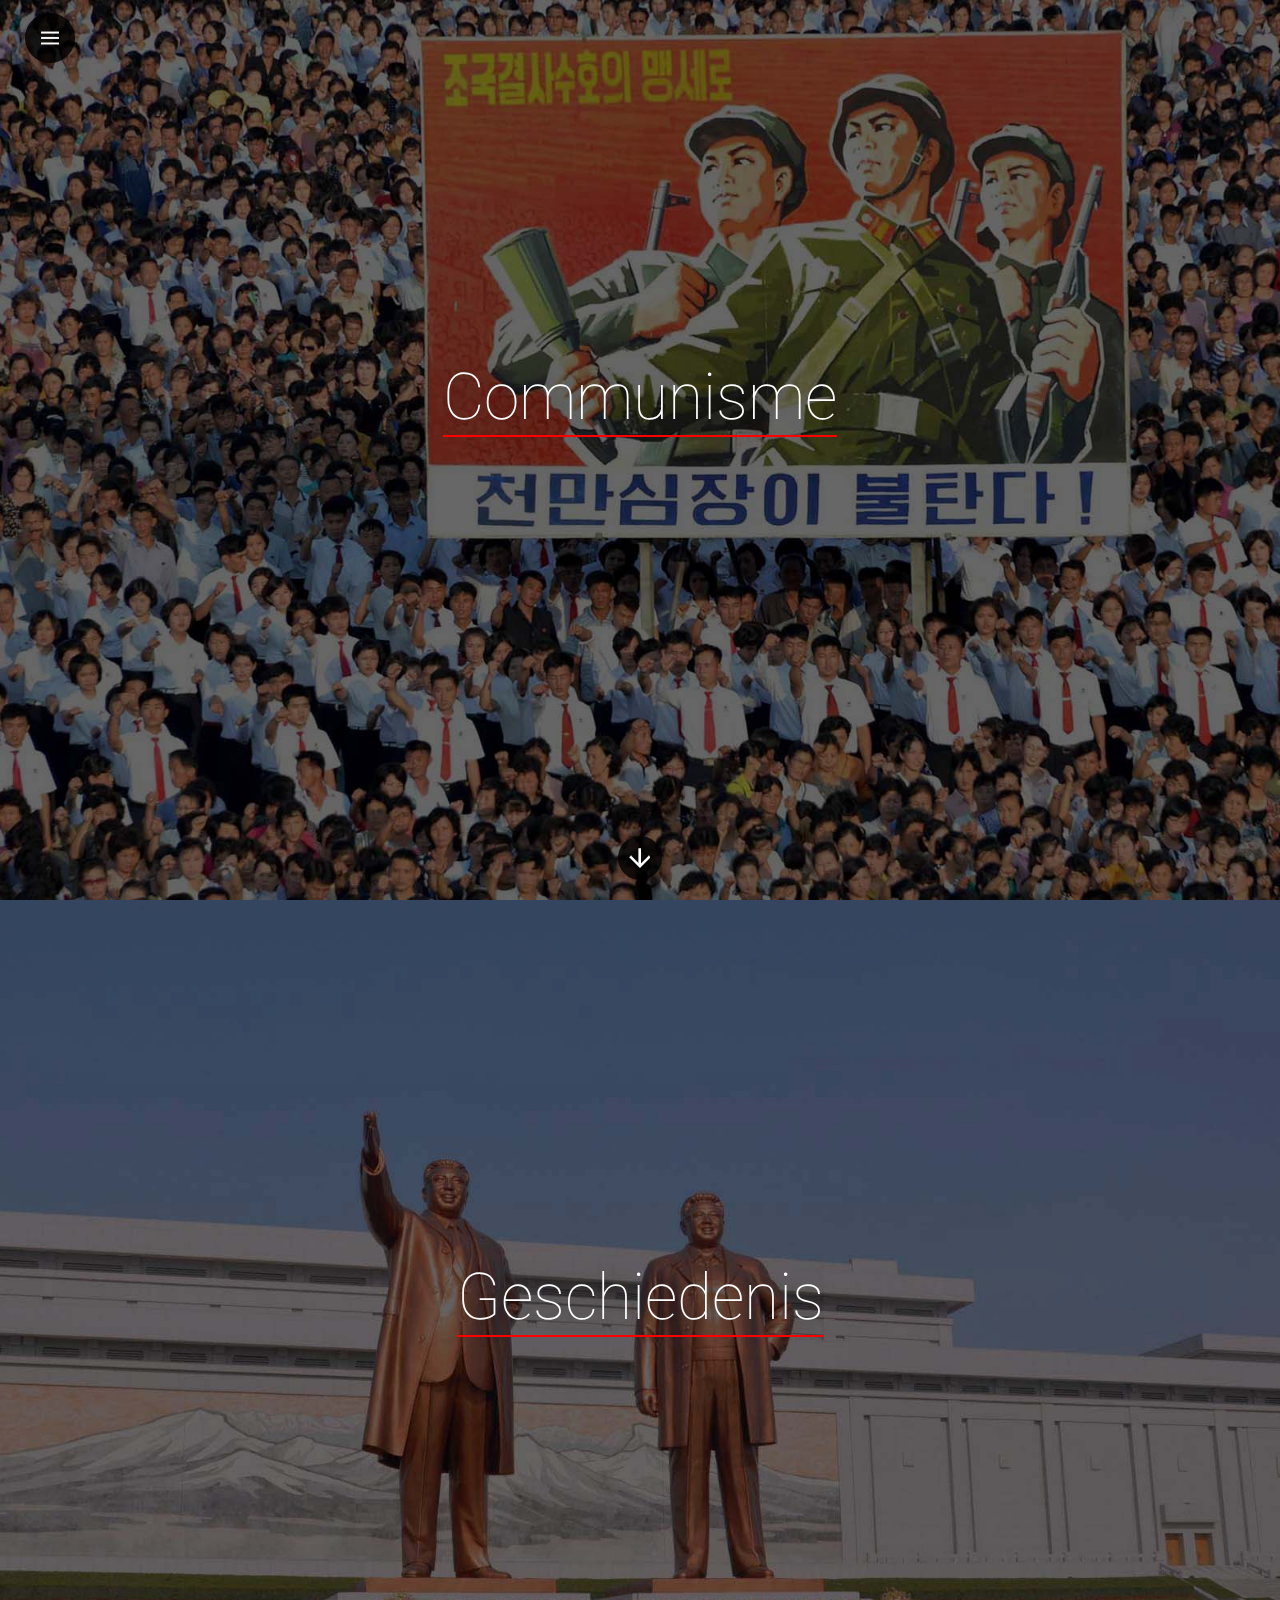
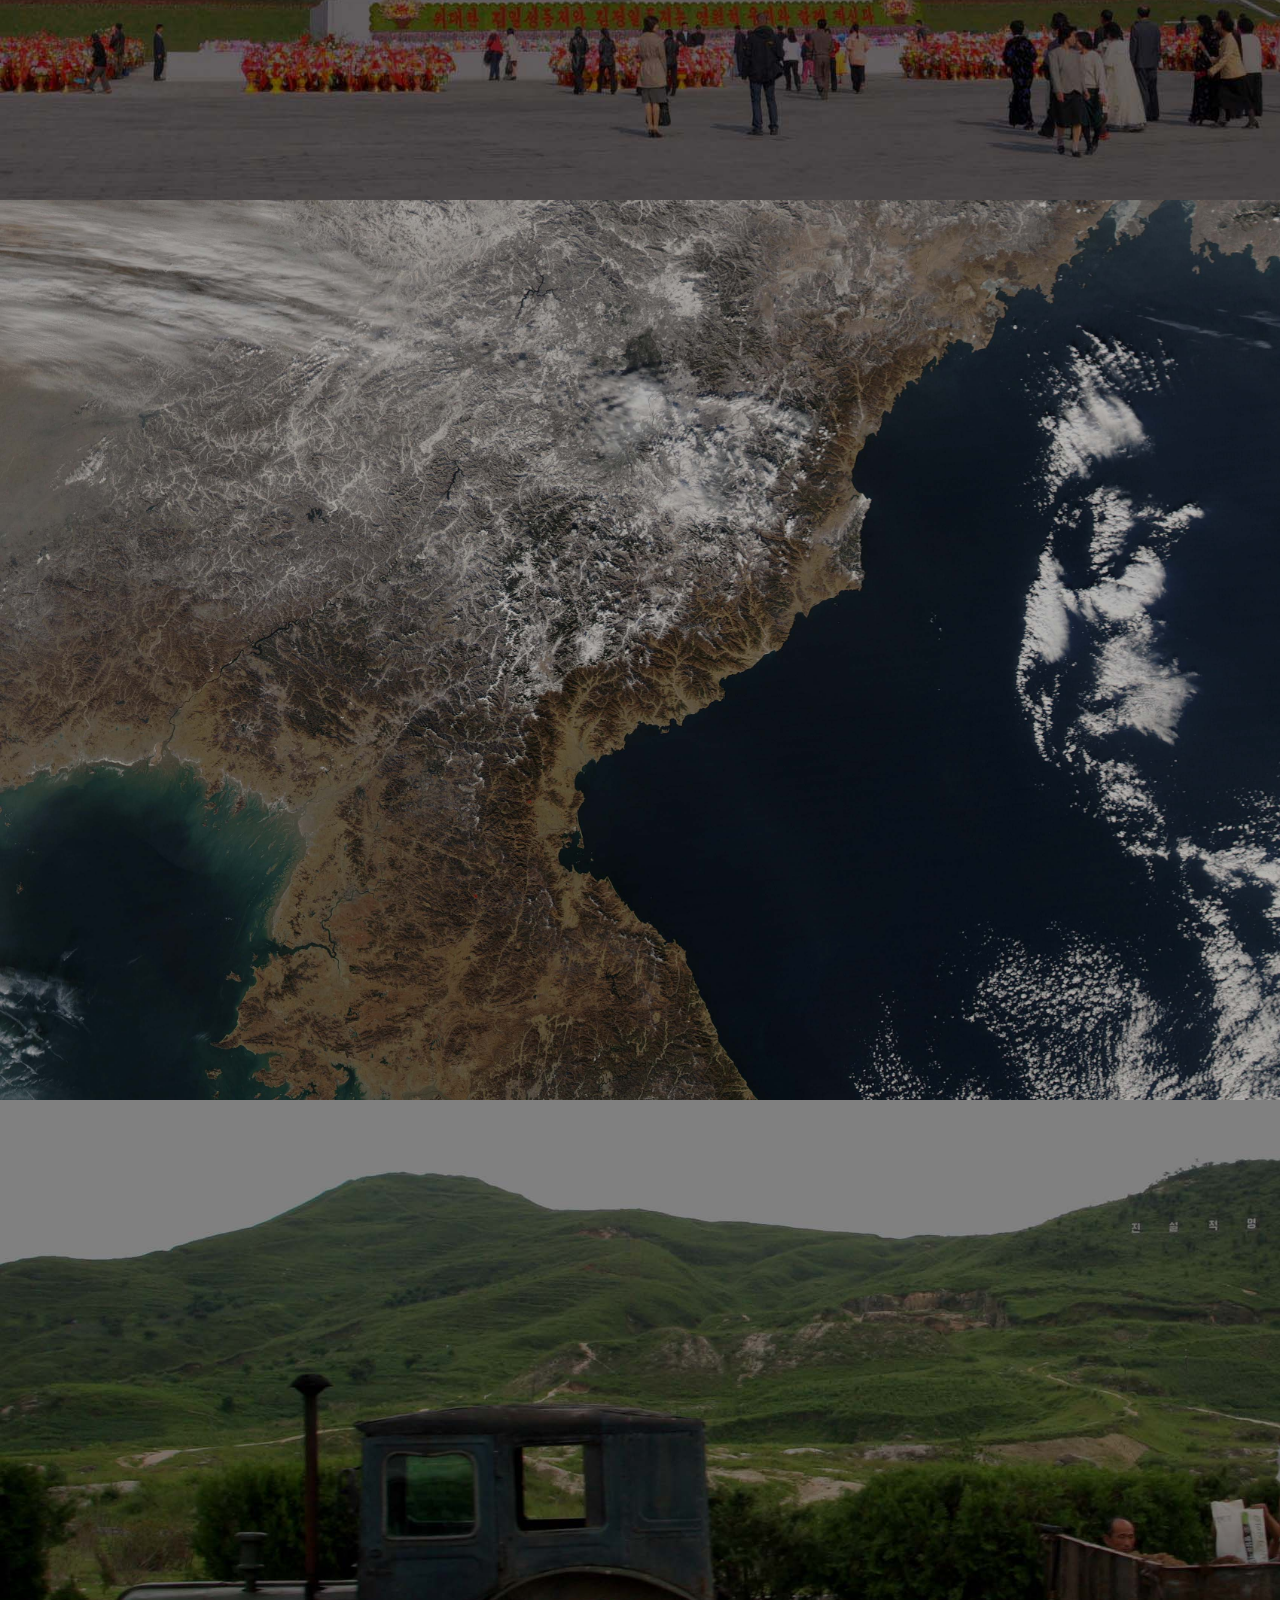
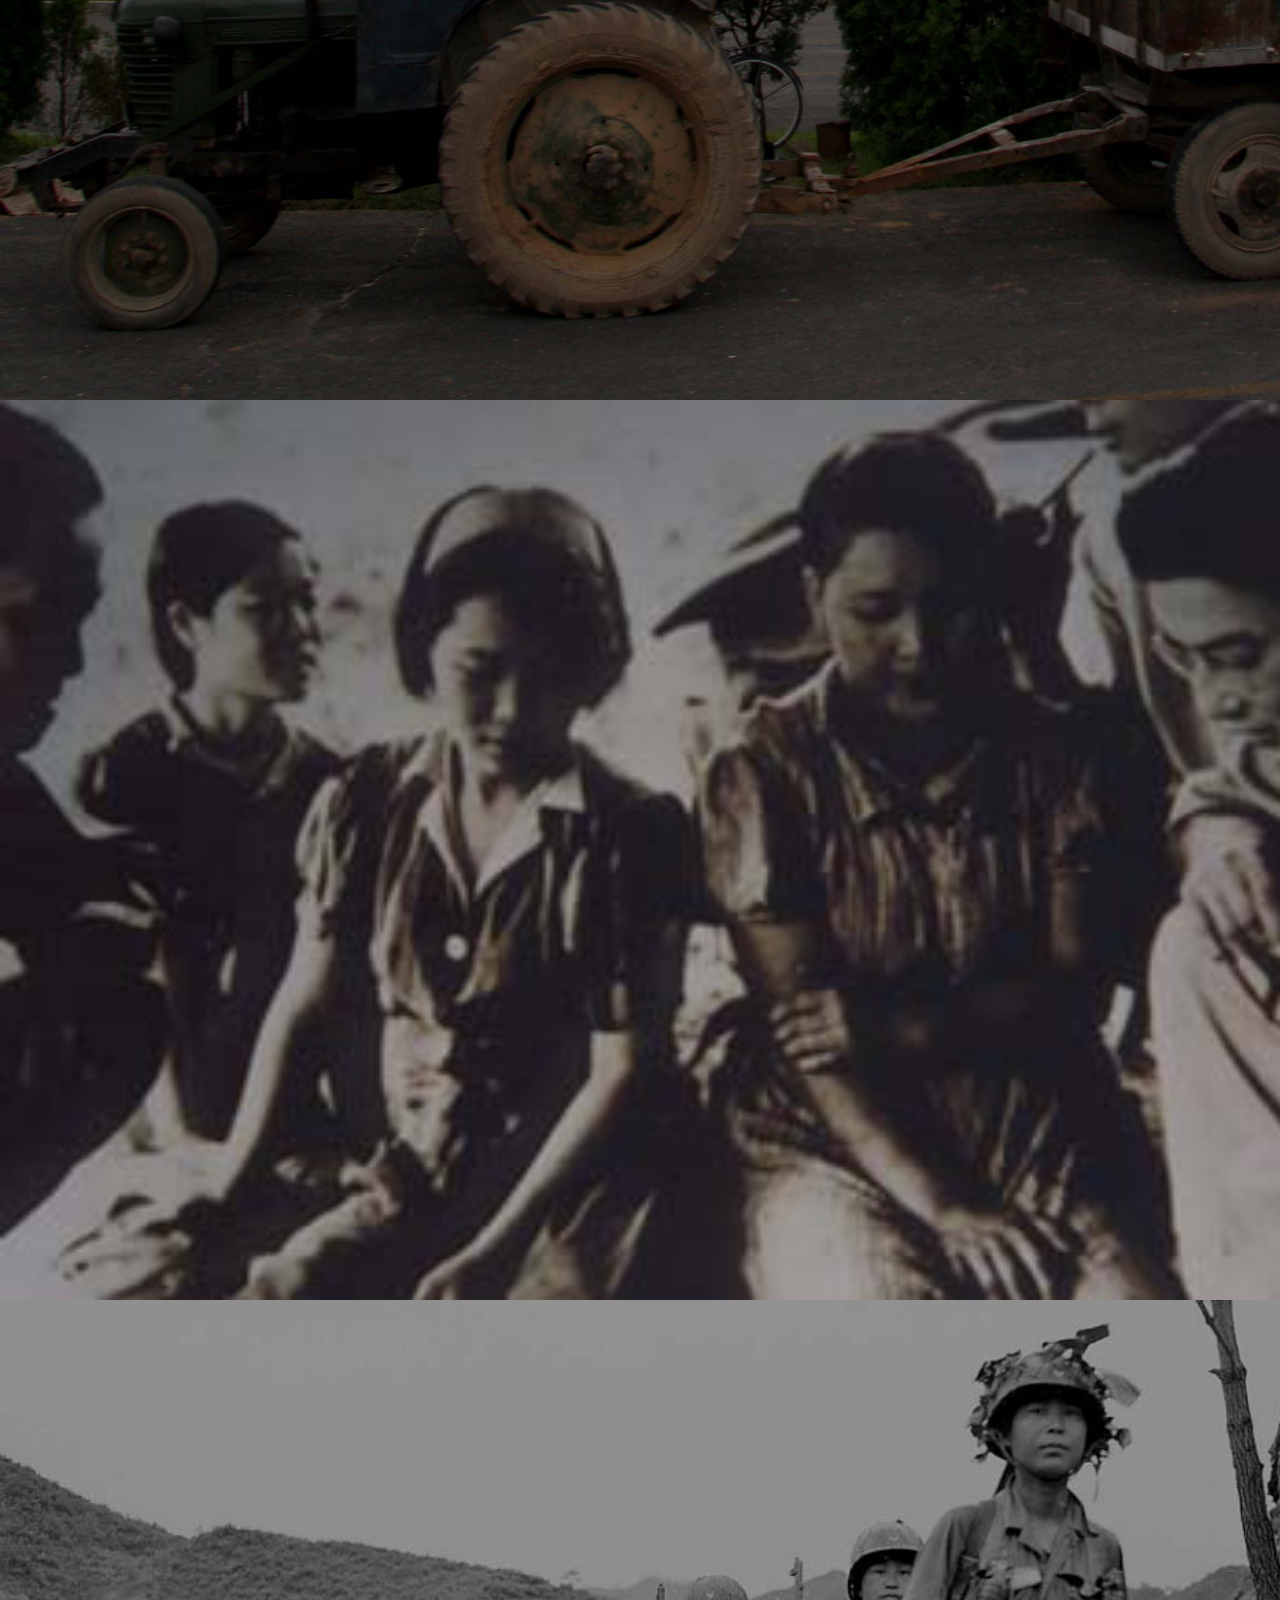
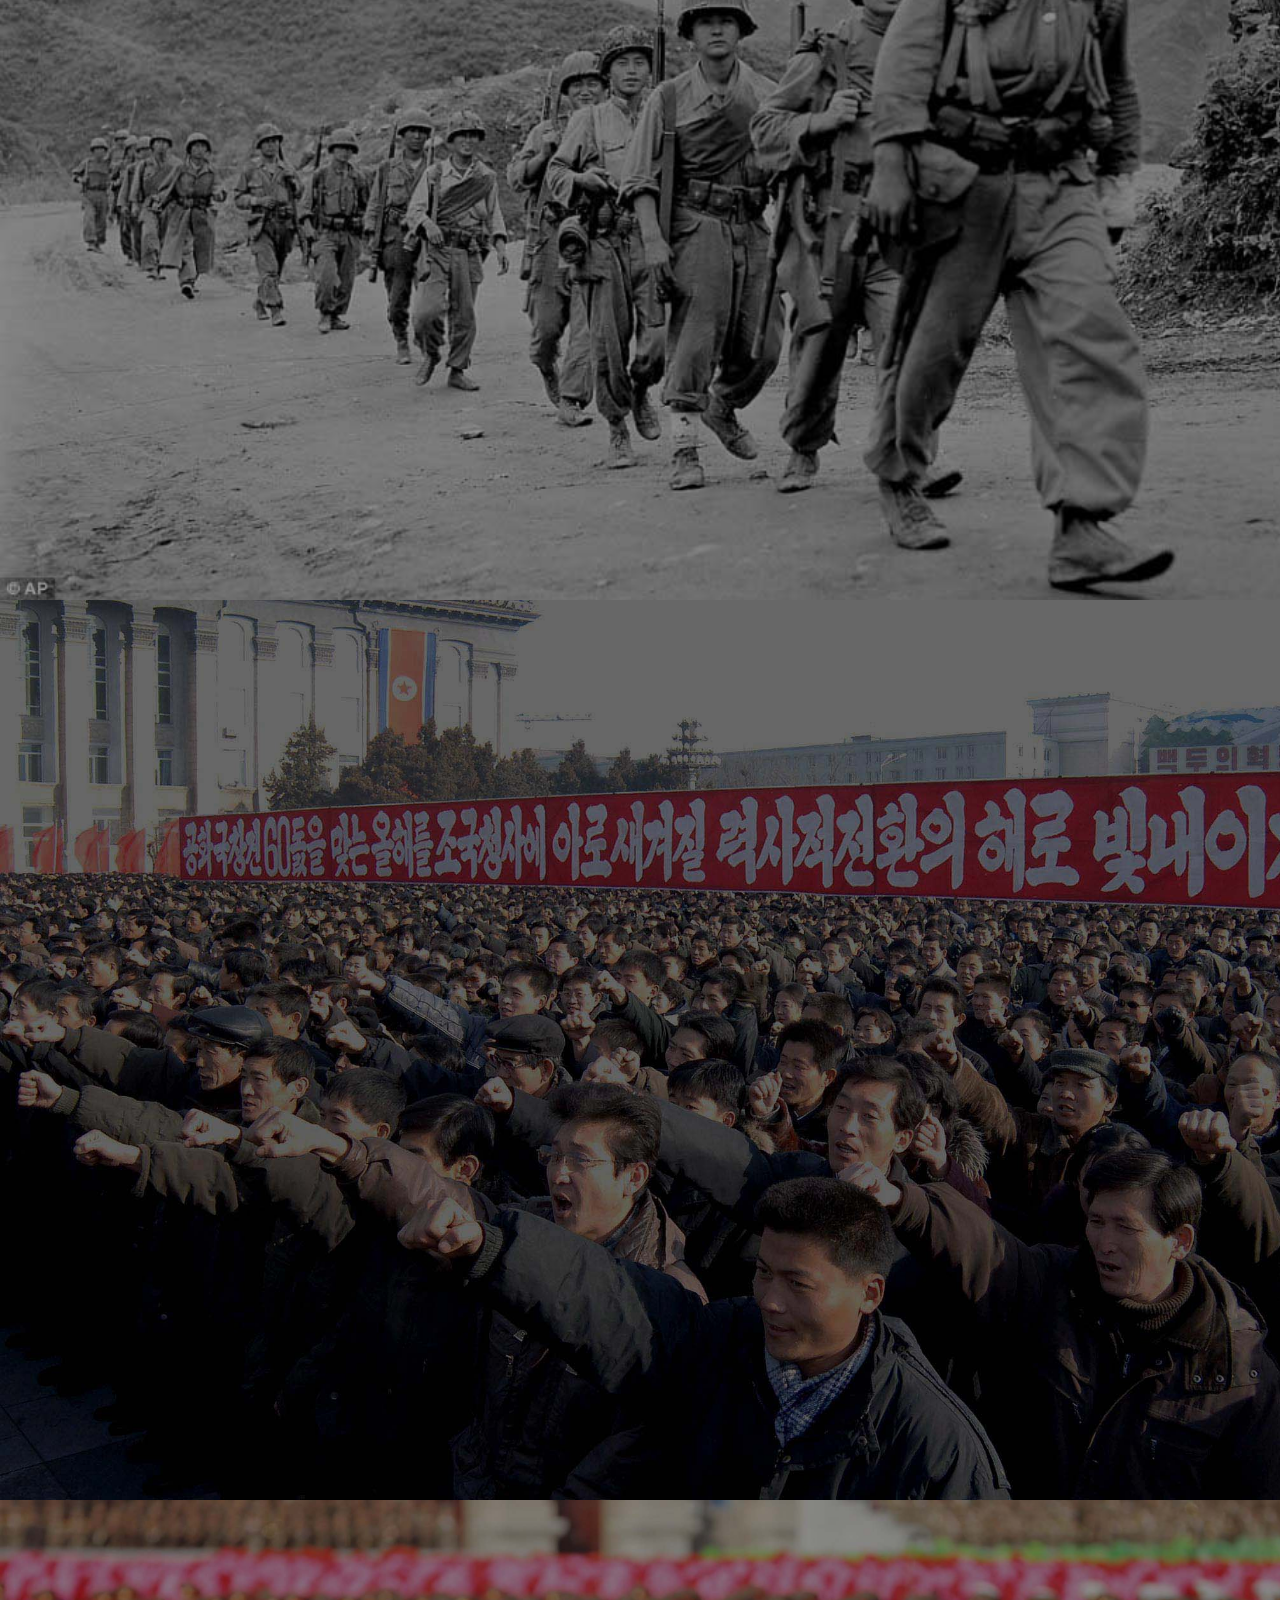
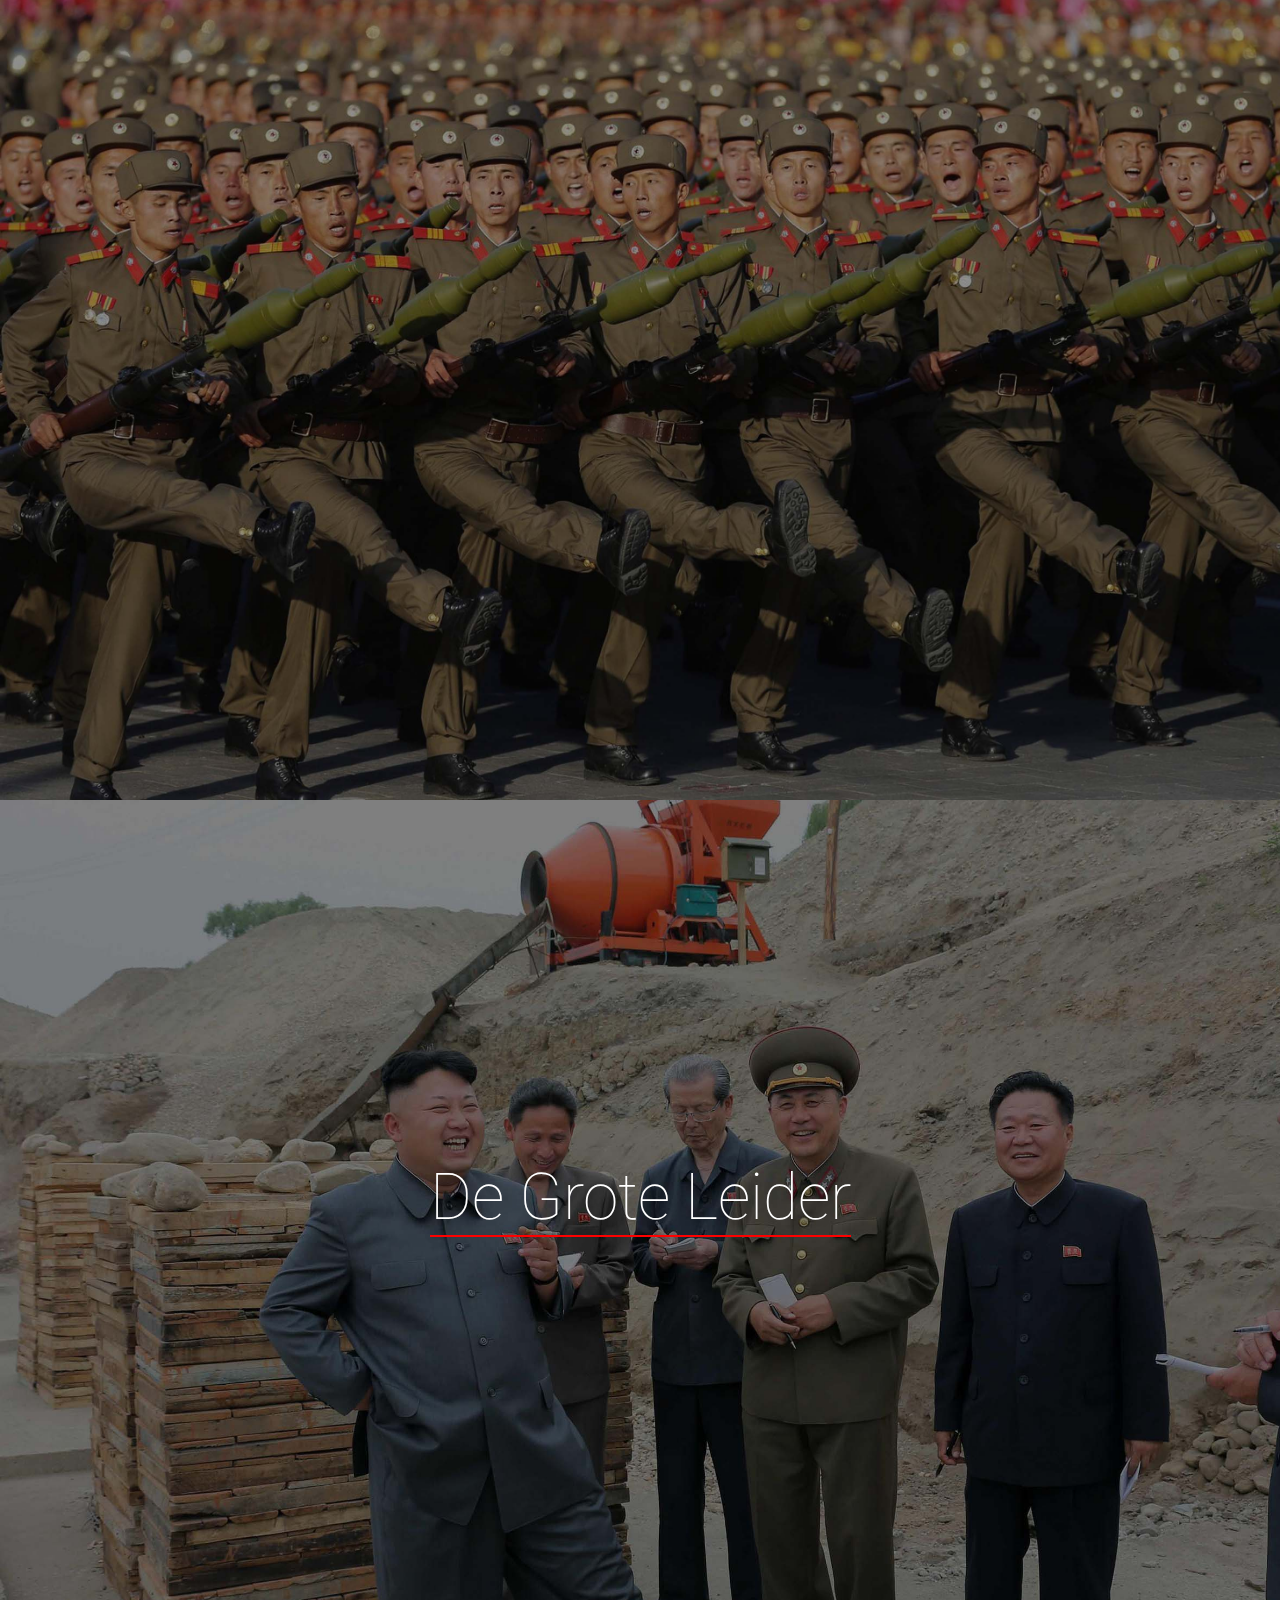
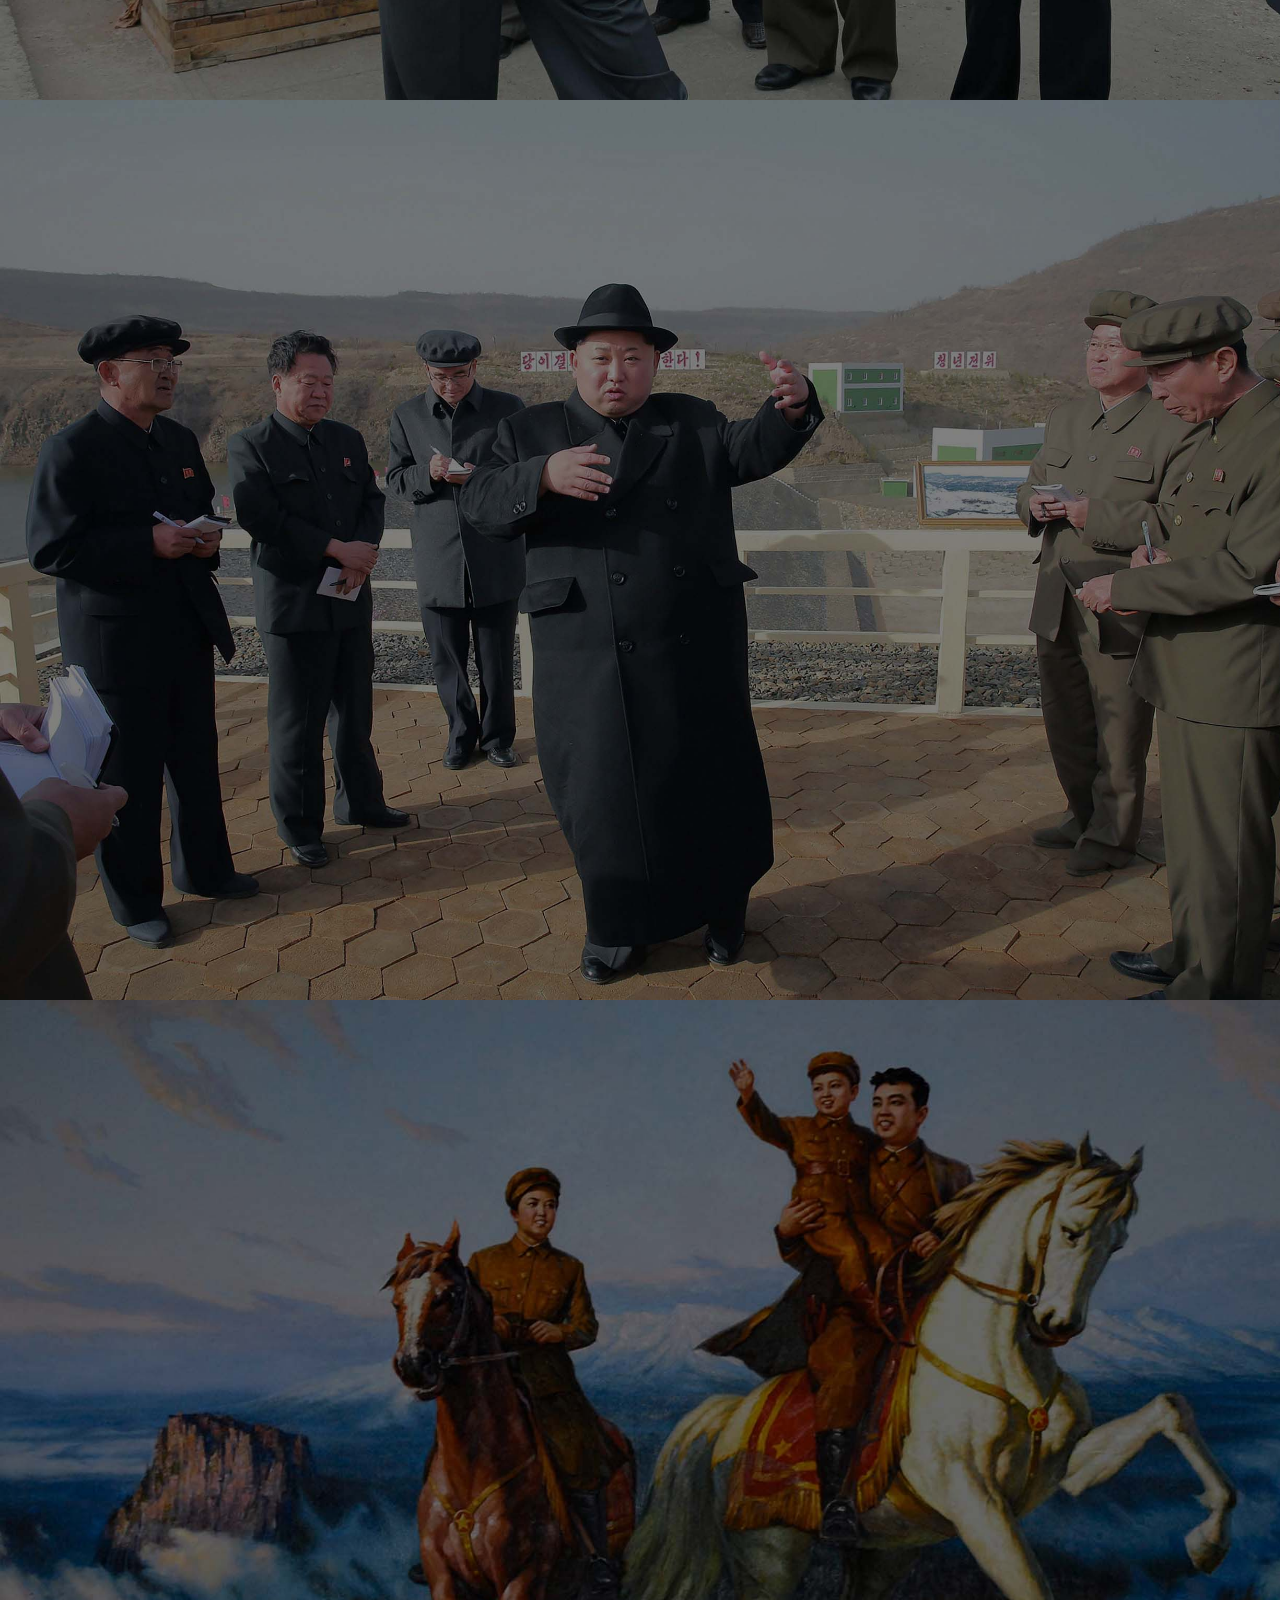
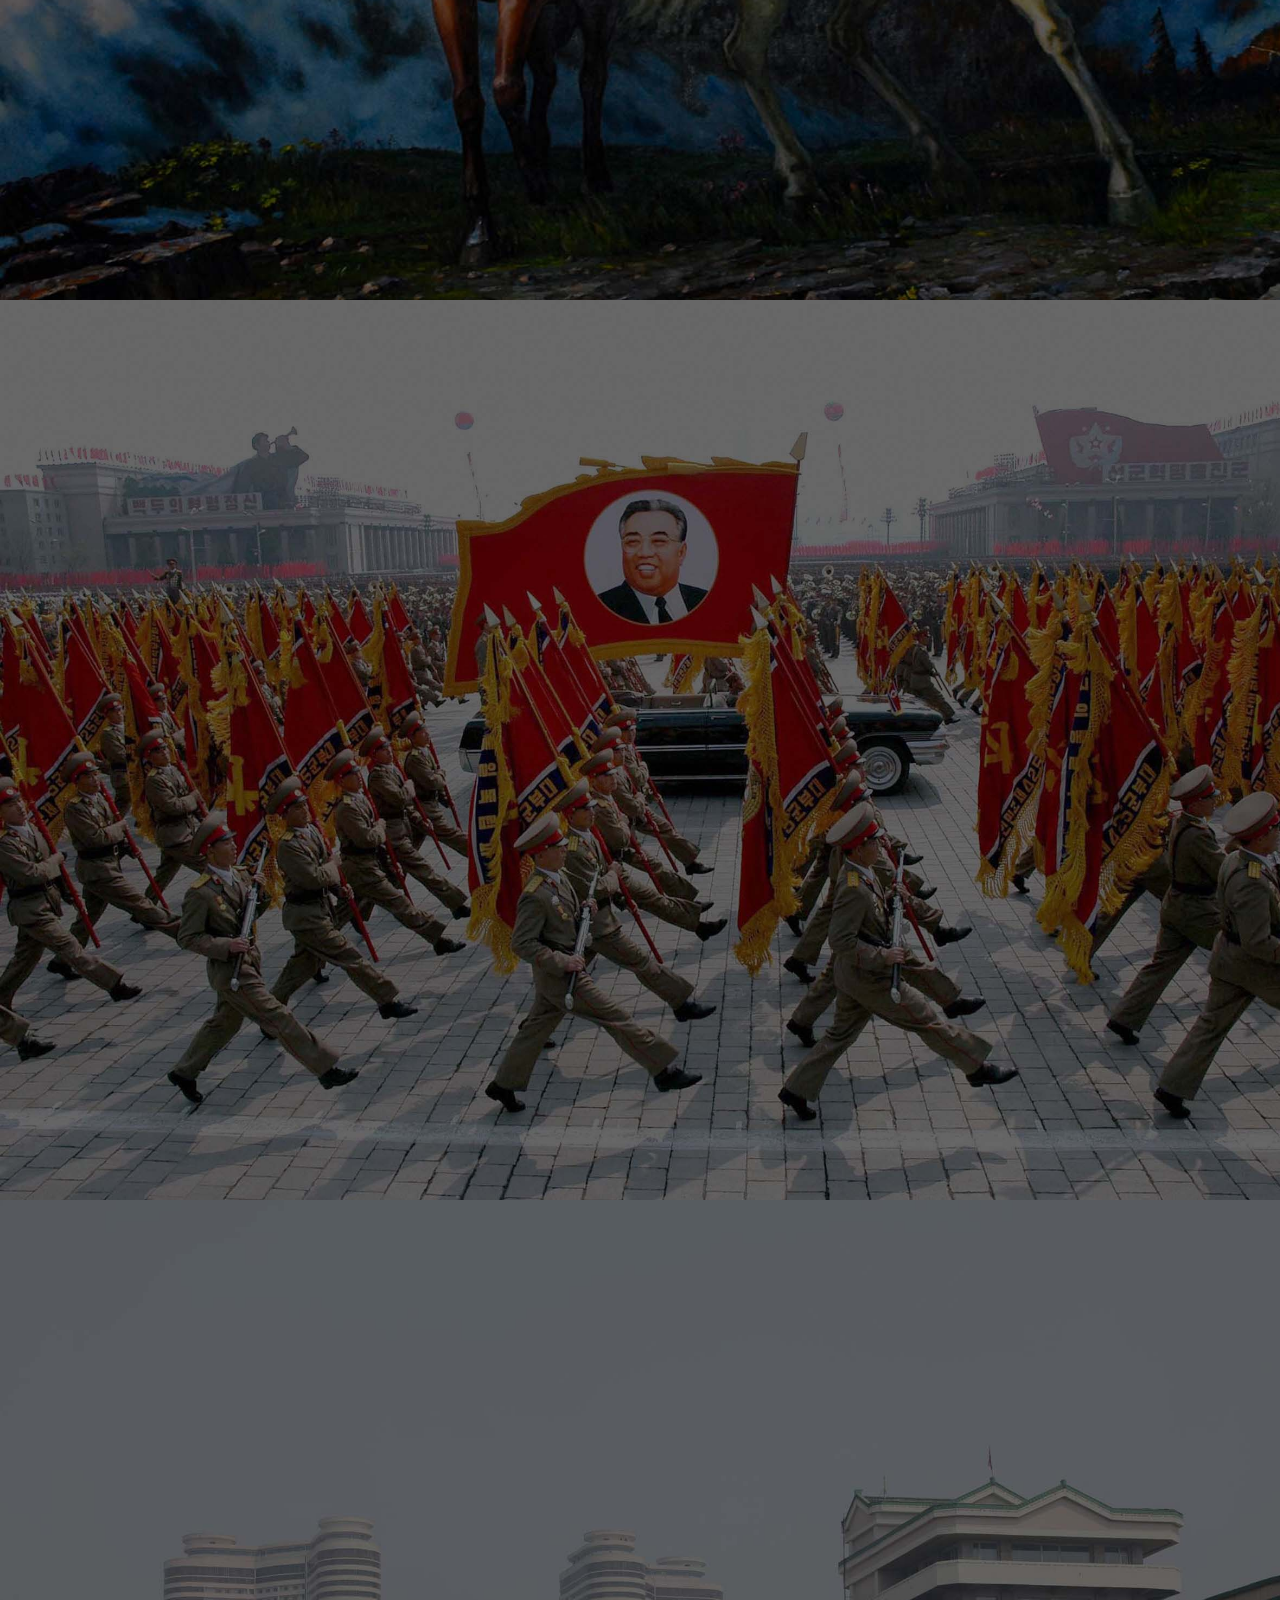
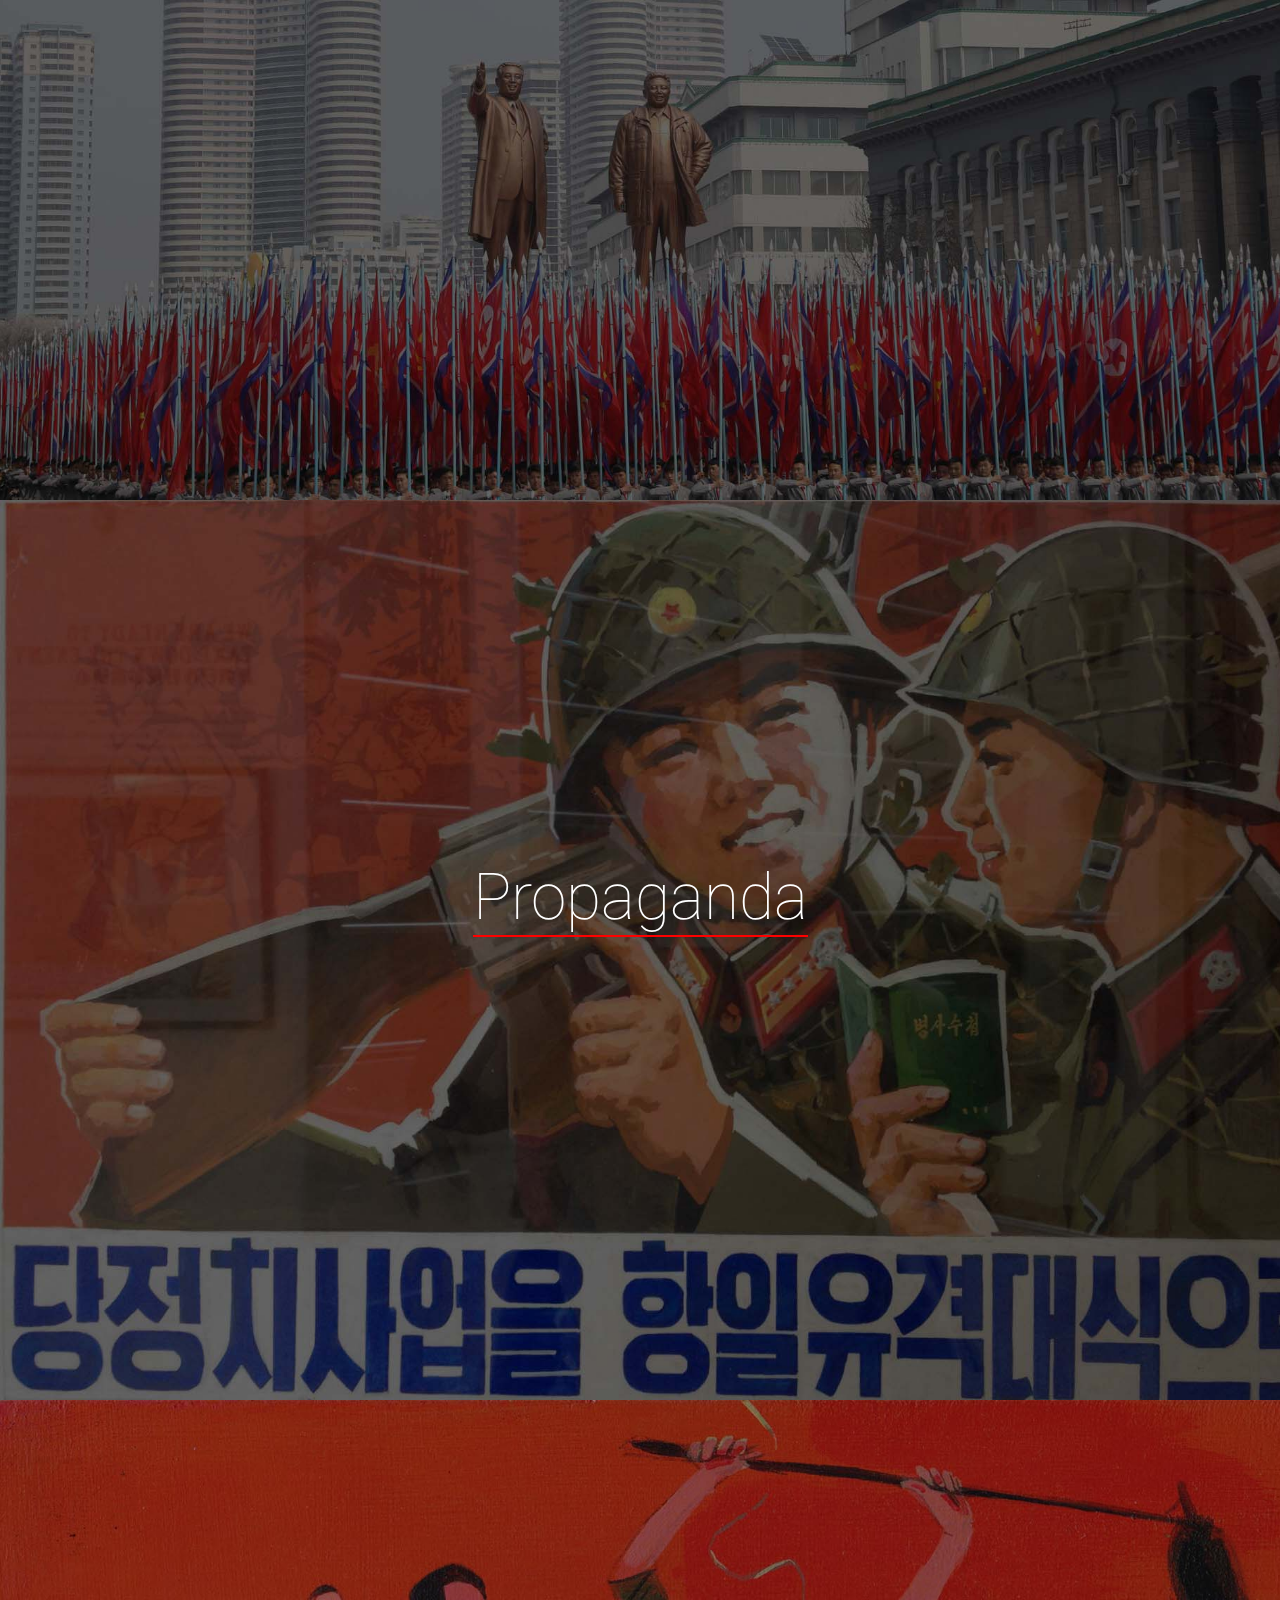
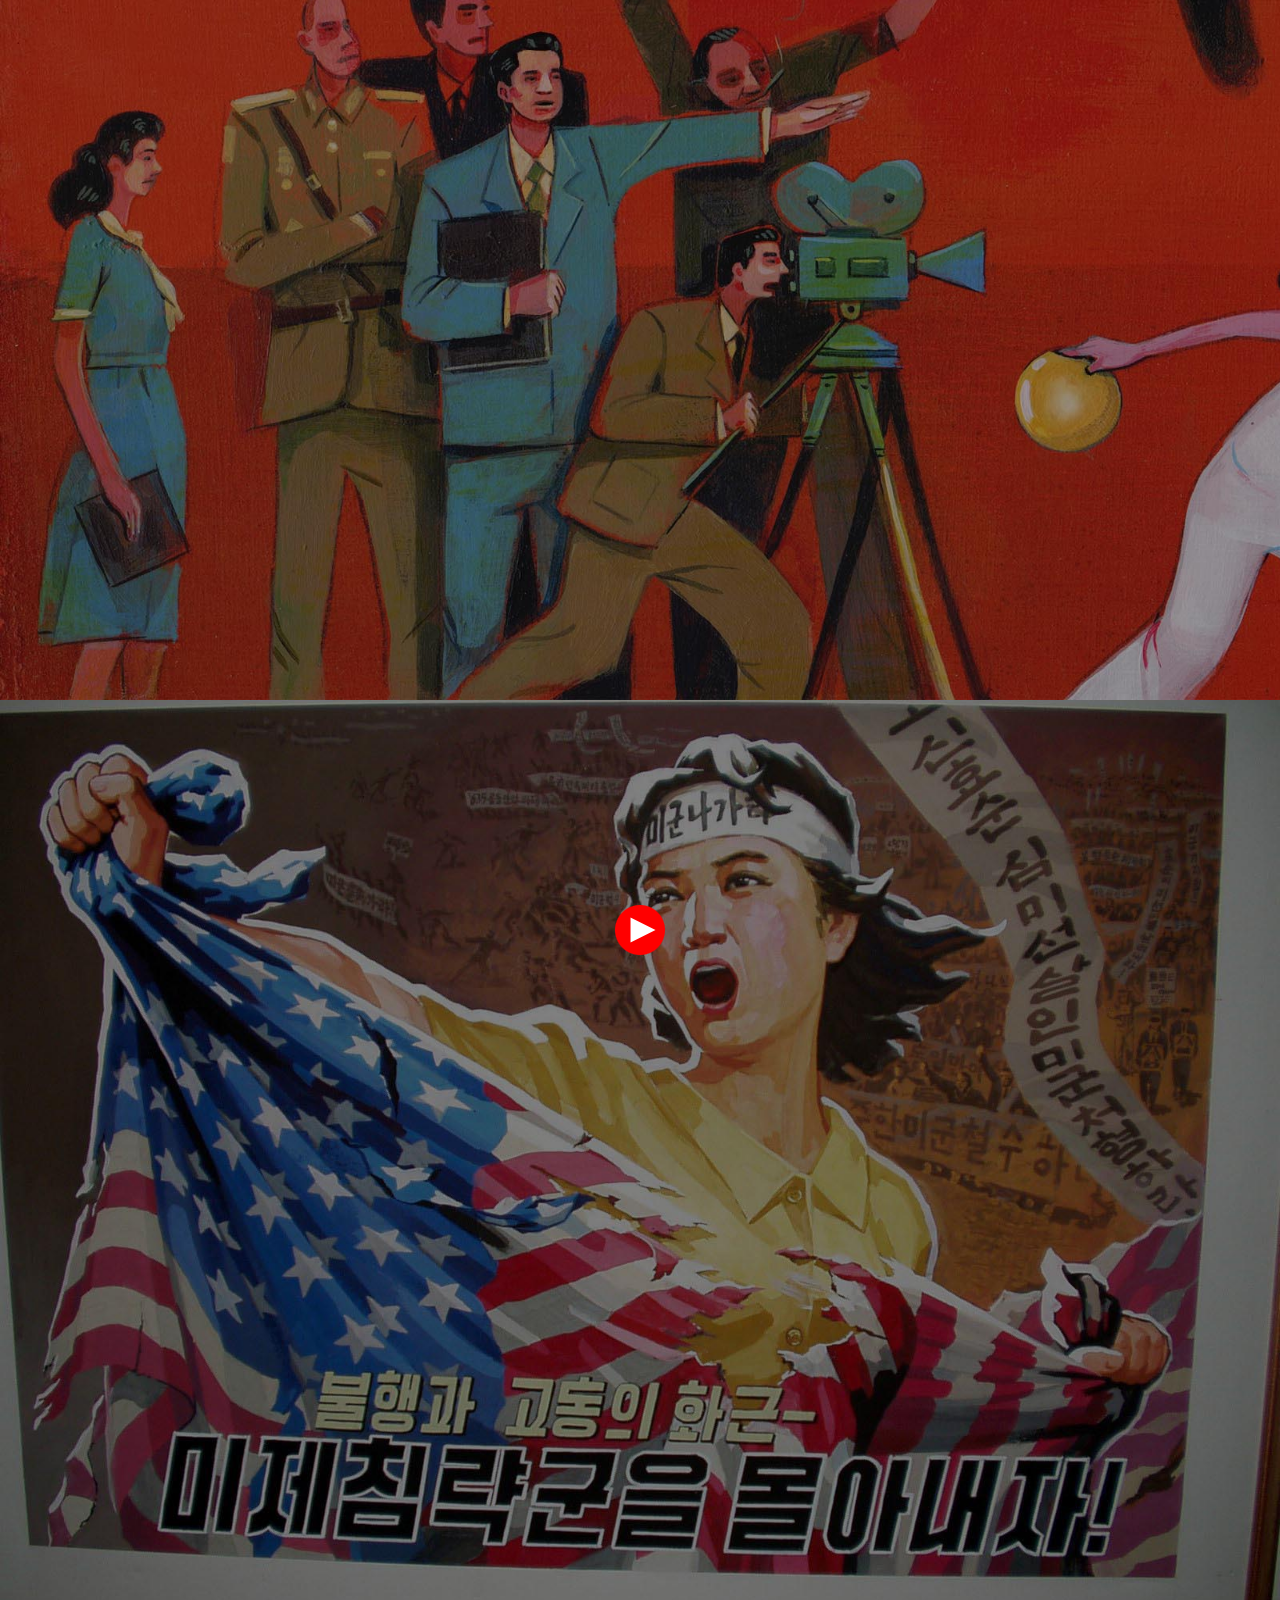
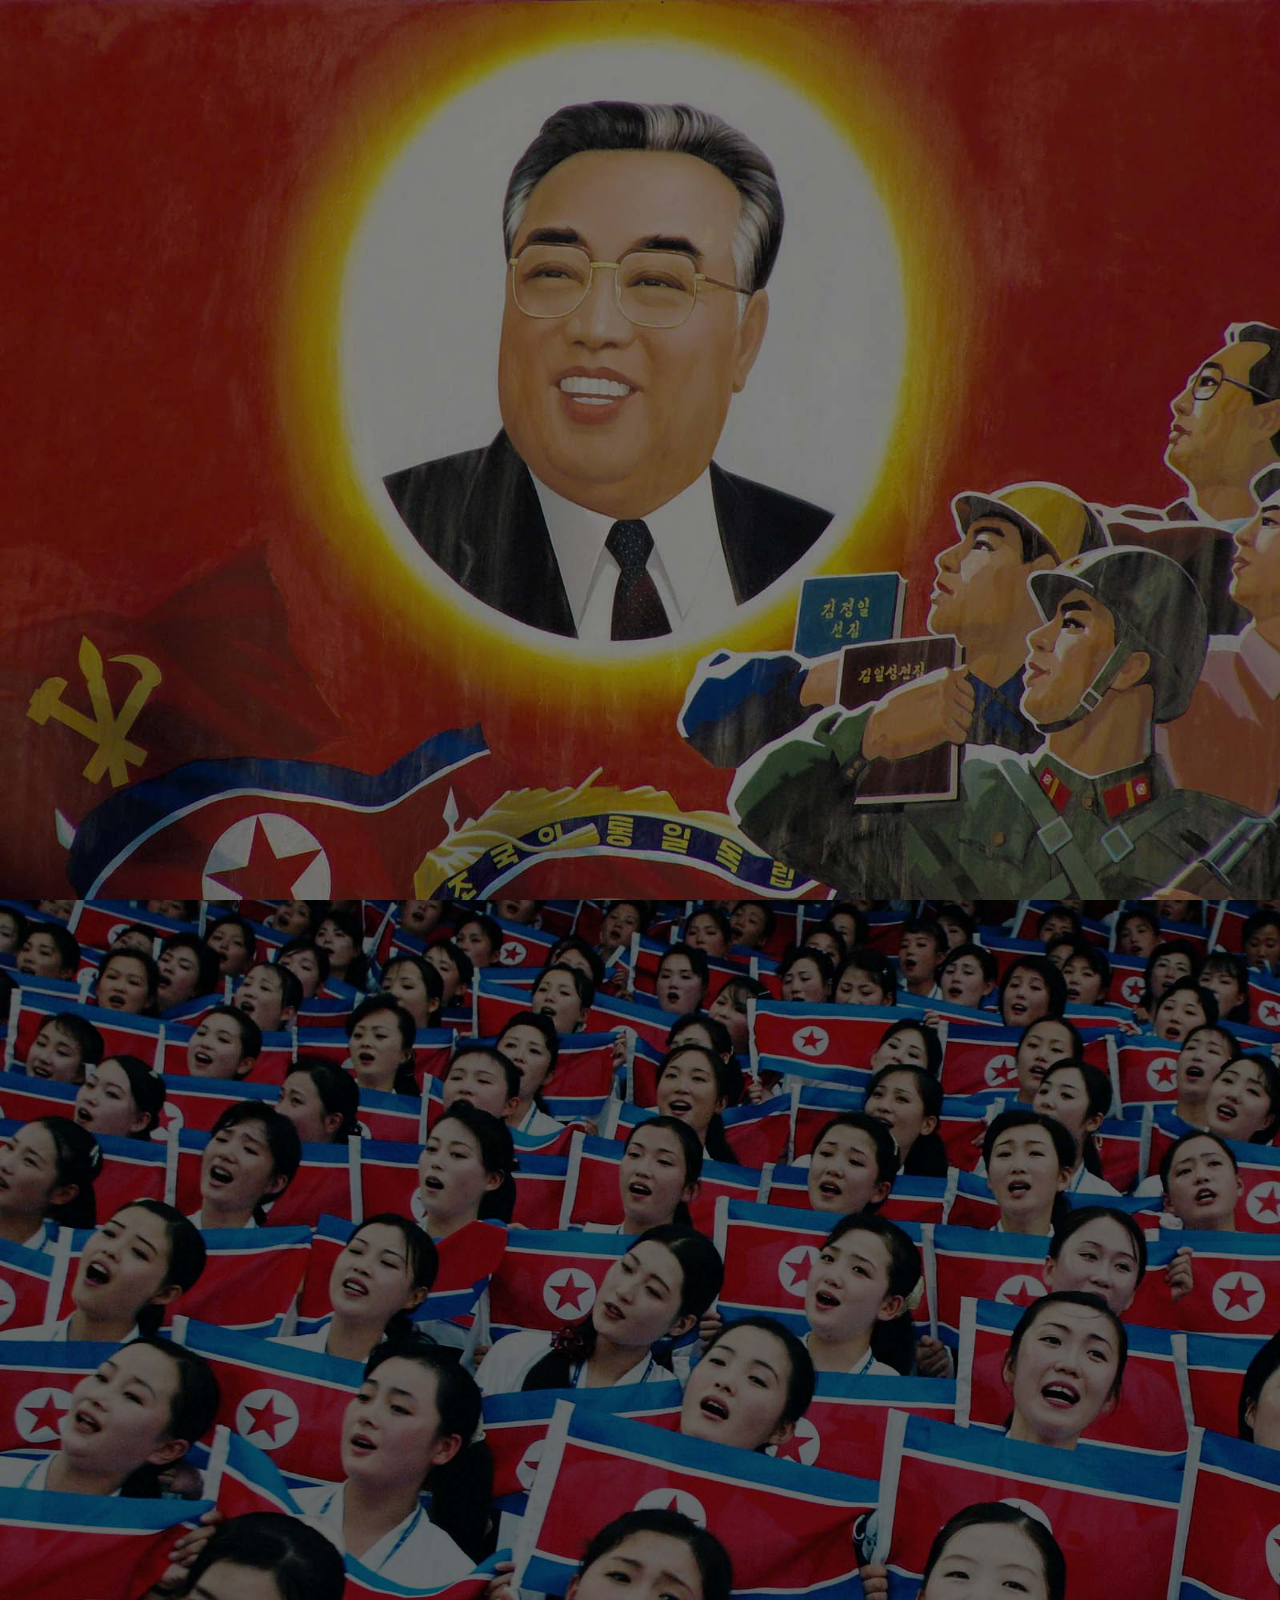
<file: content_page2/index.html>
<!DOCTYPE html>
<html lang="nl">
  <head>
    <meta charset="utf-8">
    <meta name="viewport" content="width=device-width, initial-scale=1.0"/>
    <meta name="mobile-web-app-capable" content="yes">
    <link rel="icon" type="img/ico" href="../nav/nkfavicon.png">
    <link href="https://fonts.googleapis.com/css?family=Roboto:100,300,400,500,700,900" rel="stylesheet">
    <link rel="stylesheet" type="text/css" href="nav.css">
    <link rel="stylesheet" href="style.css">
    <link rel="stylesheet" type="text/css" href="../CSS/decss.css">

    <script type="text/javascript" src="../hoofdjs/jquery-3.2.1.min.js"></script>
    <script type="text/javascript" src="../hoofdjs/jquery.scrollify.min.js"></script>
    <script type="text/javascript" src="js/main.js"></script>
    <script type="text/javascript" src="../hoofdjs/navjs.js" ></script>
    <script type="text/javascript" src="../hoofdjs/demain.js" ></script>
    <title>North Korea</title>

  </head>
  <body>
    <!-- NAVBAR ..................... -->
    <!--  -->
    <div id="navigatie">
      <img src="../nav/menu.png" alt="WS" onclick="klikBoven()" id ="picBoven">
      <div id="ding">
        <ul id="navbar">
          <li id="id1" class="active" onmouseout="noHover(1)" onmouseover="hoveren(1)"><a class="dingtr" href="../index.html"> <div class="navpic-container"><img src="../nav/home.png" alt="WS" class ="picNav"></div><p class="navp">Home</p></a></li>
          <li class="1" id="id2" onmouseout="noHover(2)" onmouseover="hoveren(2)"><a class="dingtr" href="../info1/index.html"><div class="navpic-container"><img src="../nav/leven.png" alt="WS" class ="picNav"></div><p class="navp">Dagelijks leven</p></a>
            <ul id="onHover1">
              <li><a class="anav" href="../info1/index.html#first">1. Werkkampen</a></li>
              <li><a class="anav" href="../info1/index.html#hst2_1">2. Weeshuis</a></li>
              <li><a class="anav" href="../info1/index.html#hst3_1">3. Honger nood</a></li>
            </ul>
          </li>
          <li class="1" id="id3" onmouseout="noHover(3)" onmouseover="hoveren(3)"><a class="dingtr" href="../content_page2/index.html"><div class="navpic-container"><img src="../nav/communisme.png" alt="WS" class ="picNav"></div><p class="navp">Communisme</p></a>
            <ul id="onHover2">
              <li><a class="anav" href="#first">1. Geschiedenis</a></li>
              <li><a class="anav" href="#hst2_1">2. De Grote Leider</a></li>
              <li><a class="anav" href="#hst3_1">3. Propoganda</a></li>
            </ul>
          </li>
          <li class="1" id="id4" onmouseout="noHover(4)" onmouseover="hoveren(4)"><a class="dingtr" href="../content_page3/index.html"><div class="navpic-container"><img src="../nav/koffer.png" alt="WS" class ="picNav"></div><p class="navp">Tourisme</p></a>
            <ul id="onHover3">
              <li><a class="anav" href="../content_page3/index.html#first">1. Tourist begleiding</a></li>
              <li><a class="anav" href="../content_page3/index.html#hst2_1">2. Kumgang resort</a></li>
              <li><a class="anav" href="../content_page3/index.html#hst3_1">3. Strandvakantie</a></li>
            </ul>
          </li>
          <li id="sc">
            <a id="navsc" onclick="klikSourse()">Source</a>
            <div id="sourceText">
              <p id="liter">Nos nieuwsuur Noord<br>Korea documantaire 2015</p>
                <br>
              <p id="wiki">Wiki: Noord Korea</p>
            </div>
          </li>
        </ul>
      </div>
      <div id="niks" onclick="terug()"></div>
    </div>

    <!-- EINDE NAVBAR ............................ -->
    <!--  -->
    <section class="section-class-name" id="begin">
      <div class="title_container">
        <h1>Communisme</h1>
      </div>
    </section>
    <section class="section-class-name" id="first">

      <div class="title_container">
        <h1>Geschiedenis</h1>
      </div>
    </section>

    <section id="second" class="section-class-name next_screen">
      <div class="text_container" id="pag1_1">
        <h3>Korea heeft een lange geschiedenis waarin het
          ondanks de geografische ligging tussen China en Japan toch
          een geheel eigen identiteit heeft ontwikkeld en behouden.</h3>
      </div>
    </section>

    <section id="third" class="section-class-name next_screen">
      <div class="text_container" id="pag1_2">
        <h3>Japan koloniseerde in 1910 geheel Korea.
          De Japanners brachten economische ontwikkeling
          (spoorwegen, mijnbouw, industrie), maar probeerde de Koreaanse
          identiteit uit te wissen.</h3>
      </div>
    </section>

    <section id="four" class="section-class-name next_screen">
      <div class="text_container" id="pag1_3">
        <h3>Toen WW2 uitbrak gebruikte de Japanners Korea als militaire uitvalsbasis en werden de
          Koreanen tewerkgesteld in de industrie of als troostmeisje.</h3>
      </div>
    </section>

    <section id="five" class="section-class-name next_screen">
      <div class="text_container" id="pag1_4">
        <h3>De Japanse capitulatie in 1945 betekende het einde
          van de kolonisatie, maar over de manier waarop er een Koreaans
          bestuur moest komen waren de geallieerden het niet eens.</h3>
      </div>
    </section>

    <section id="six" class="section-class-name next_screen">
      <div class="text_container" id="pag1_5">
        <h3>In 1948 werd de communistische Democratische Volksrepubliek
          Korea (DPRK) opgericht met als leider Kim Il-sung,
          die een éénpartijstaat
          stichtte met de <span class="info_text" onclick="opending(3)">juche</span> als leidende ideologie.</h3>
      </div>
    </section>

    <section id="seven" class="section-class-name next_screen">
      <div class="text_container" id="pag1_6">
        <h3>De beide Korea’s zijn formeel nog altijd in staat van oorlog,
           want een definitieve vredesregeling is
          ondanks pogingen nog niet tot stand gebracht.</h3>
      </div>
    </section>

    <!-- HOOFDSTUK 2- -->
    <!--  -->

    <section class="section-class-name" id="hst2_1">

      <div class="title_container">
        <h1>De Grote Leider</h1>
      </div>
    </section>

    <section id="hst2_2" class="section-class-name next_screen">

      <div class="text_container" id="pag2_1">
        <h3>Toen in 1948 Korea werd verdeeld
          werd Kim Il-sung aangesteld als
          leider van Noord Korea door Joseph Stalin (Sovjet Unie).</h3>
      </div>
    </section>

    <section id="hst2_3" class="section-class-name next_screen">

      <div class="text_container" id="pag2_2">
        <h3>Kim Il-sung zorgde er snel voor dat zijn landgenoten
          hem zouden verheerlijken en aanbidden.
          Dit deed hij door het grootschalig gebruik van propaganda.</h3>
      </div>
    </section>

    <section id="hst2_4" class="section-class-name next_screen">

      <div class="text_container" id="pag2_3">
        <h3>De persoonsverheerlijking nam in de jaren
          zeventig echter bizarre vormen aan. Kim Il-sung werd
          verheerlijkt alsof hij een goddelijk persoon was.</h3>
      </div>
    </section>

    <section id="hst2_5" class="section-class-name next_screen">

      <div class="text_container" id="pag2_4">
        <h3>Na zijn dood werd hij door een grondwetswijziging
          zelfs de titel van <span class="info_text" onclick="opending(4)">eeuwige president</span> toegekend
          en zal hij voor altijd regeren over het land.</h3>
      </div>
    </section>

    <!-- HOOFDSTUK 3-  -->
    <!--  -->

    <section class="section-class-name" id="hst3_1">

      <div class="title_container">
        <h1>Propaganda</h1>
      </div>
    </section>

    <section id="hst3_2" class="section-class-name next_screen">

      <div class="text_container" id="pag3_2">
        <h3>Vluchteling Jang Jin-sung vertelt
           over zijn leven in Noord Korea
          en de propaganda die hij creëerde toen hij daar werkte. </h3>
      </div>
    </section>

    <section id="hst3_3" class="section-class-name next_screen">
      <img class="play-button" onclick="opending(6)" src="../img/play_button.png" height="100" width="100" alt="playbutton"/>
      <div class="text_container" id="pag3_3">

        <h3>In de propaganda wordt het leven in Noord Korea
          verheerlijkt en andere landen zoals de V.S. zwart gemaakt. </h3>
      </div>
    </section>

    <section id="hst3_4" class="section-class-name next_screen">

      <div class="text_container" id="pag3_4">
        <h3>Deze verheerlijking spreekt vooral over de grote leider.
          Terwijl het Organisatie- en Geleide Departement
          alle macht in handen heeft. </h3>
      </div>
    </section>

    <section id="hst3_5" class="section-class-name next_screen">
      <div class="text_container" id="pag3_5">

        <h3>"Als de bevolking echt zou weten wie de macht had zou
          dit een opstand teweeg kunnen brengen", denkt Jang Jin-sung. </h3>
      </div>
    </section>

    <section id="hst3_6" class="section-class-name next_screen">

      <div class="text_container" id="pag3_6">
        <h3>Volgens hem zou het land heel langzaam steeds
           meer informatie krijgen van buitenaf. Mede door de
           langzaam groeiende <span class="info_text" onclick="opending(5)">zwarte markt</span> met goederen uit China.</h3>
      </div>
    </section>




      <div id="pijltje">
        <img src="img/pijl.png" alt="pijl">
      </div>
      <div id="gone3" class= "gone">
        <div class="paddingk">
          <p class ="title" onclick="closeOpending()">Communisme</p>
          <p class ="detext">
            Juche of Chuch'e is de staatsideologie van Noord-Korea. Ze werd ontwikkeld door Kim Il-sung, leider van Noord-Korea van 1948 tot 1994.
  Juche (in ideologische zin) werd in 1955 voor het eerst gebruikt in een toespraak van de Noord-Koreaanse leider Kim Il-sung. Aanvankelijk werd met Juche bedoeld: 'de proletarische revolutie is er voor het volk en de massa moet worden geleid door een Grote Leider'. In de jaren zeventig volgde een uitbouw van Juche, het Juche-idee: 'De Grote Leider is als een 'vaderfiguur' voor het volk en leidt het volk.' De Koreaanse Arbeiderspartij verbindt de bevolking met de Grote Leider. Het volk moet de Grote Leider gehoorzaam volgen, maar kan via de partij invloed uitoefenen op de besluitname van de leider.
  De Juche-ideologie wordt in het westen doorgaans aangeduid als een vorm van communisme, of meer bepaald stalinisme, en werd oorspronkelijk ook gepresenteerd als een toevoeging aan het marxisme-leninisme. Na de val van het communisme in Oost-Europa werd het marxisme-leninisme geschrapt als staatsideologie en bleef enkel de Juche-leer over. Het Noord-Koreaanse regime presenteert zich naar buiten toe nog altijd als communistisch, maar volgens Noord-Korea-kenner B.R. Meyers is de binnenlandse boodschap volstrekt anders. Hij beoordeelt de Juche-leer eerder als extreem-rechts vanwege de nadruk die deze legt op de raciale superioriteit van de Koreanen en zoekt de wortels ervan in het Japanse fascisme van de jaren 30.

          </p>
        </div>
      </div>

      <!--//Sectie 4-->
      <div id="gone4" class= "gone">
        <div class="paddingk">
          <p class ="title" onclick="closeOpending()">De Grote Leiders</p>


          <p class ="detext">
            De functie van eeuwig president van de Republiek is de officiële naam van een uniek ambt in de wereld, dat van eeuwig president van de Democratische Volksrepubliek Korea.De functie wordt vervuld door Kim Il-sung. De functie is geschapen na het overlijden van Kim in 1994. Zo staat in de grondwet te lezen:
            <br/><br/>
            “ Onder leiding van de Koreaanse Arbeiderspartij zullen de Democratische Volksrepubliek Korea en zijn inwoners de Grote leider, kameraad Kim Il-sung, hooghouden en blijven respecteren als eeuwig president van de Republiek.
            — Grondwet van de Democratische Volksrepubliek Korea, december 1972, gewijzigd 5 september 1998 "
            <br/><br/>
            Hiermee is Noord-Korea uniek in de wereldgeschiedenis. Nog nooit was in een land een overleden staatshoofd officieel aan de macht. Vlak na het uitroepen van Kim tot eeuwig president heeft de toenmalige Turkmeense president Saparmurat Niazov dit voorbeeld gevolgd. Maar hij werd na zijn overlijden onmiddellijk uit zijn ambt ontheven en opgevolgd door Gurbanguly Berdimuhamedow.
            Het gevolg van deze situatie is dat Noord-Korea op dit moment geen officiële wereldse leider heeft. De macht is nu verdeeld over drie verschillende personen:
            het hoofd van de regering, premier Pak Pong-ju,
            de voorzitter van het Presidium van de Opperste Volksvergadering, Kim Yong-nam,
            de Voorzitter van de Nationale Defensiecommissie van de Democratische Volksrepubliek van Korea, Kim Jong-un.
            Officieel is de macht gelijk verdeeld over deze personen, maar de facto heeft Kim Jong-un alle macht in handen.
          </p>
        </div>
      </div>
      <!--//Sectie 5-->
      <div id="gone5" class= "gone">
        <div class="paddingk">
          <p class ="title" onclick="closeOpending()">Propaganda</p>
          <p class ="detext">
            Noord-Korea heeft zich in korte tijd ontwikkeld van een failliete centraal geleide economie naar iets wat op een vrijemarkteconomie begint te lijken. Het is een land van miljoenen kleine winkeliers, handelaartjes en neringdoenden. Een land ook van een rijke elite die profiteert van de handel met China en die dat wil weten ook: ze rijden in dure auto’s en etaleren hun luxe levensstijl. Officieel behoort deze elite tot de onbetrouwbare klasse die in strafkampen hoort te zitten, maar in werkelijkheid wil iedereen –van hoog tot laag– maar wát graag van hem profiteren. Overigens behoort de familie Kim –en niet het minst de kersverse dictator Kim Jong Un– tot de meest kapitalistische zakkenvullerselite van het land, die er al decennia een uiterst decadente levenstijl op nahoudt.
            <br/><br/>
            Toch blijven regering en partij vooralsnog een sta-in-de-weg bij de ontwikkeling van een volwaardige markteconomie, en zo af en toe zetten de autoriteiten er dan ook voluit de rem op. In 2004 kwam er een verbod op mobieltjes, drie jaar later een verbod voor vrouwen van onder de 50 om nog langer op de markten te staan. Eind 2008 dreigde men zelfs met complete afschaffing van de markten. Een meer recente en buitengewoon schadelijke tegenactie was de herwaardering van de nationale munt, de won, eind 2009, waardoor vooral rijke burgers in één klap hun geldreserves zagen wegslinken.
            De overgang van een socialistische naar een meer kapitalistische samenleving lijkt te ver doorgevoerd om nog te worden teruggedraaid, stellen Hassig en Oh in hun studie over het dagelijks leven in Noord-Korea. Zo leren Noord-Koreanen in korte tijd zelfstandig ondernemer en consument te zijn in plaats van dat ze slaafs hun hand moeten ophouden bij de staat. Maar om nu te zeggen dat Noord-Korea een kapitalistisch land is geworden? Dat is al te voorbarig en het miskent de enorme tegenkrachten die nog altijd aan het werk zijn.
          </p>
        </div>
      </div>
    <div id="gone6" class= "gone gonefilm">
      <div class="paddingk">
        <p class ="titleFilm" onclick="closeOpending()">Werkkampen</p>
      </div>
      <div class="filmcontainer">
        <iframe class="filmpje1" src="https://www.youtube.com/embed/k0mTeggWr2g?start=44" allowfullscreen></iframe>
      </div>
    </div>
      <div onclick="closeOpending()" id="niks223"></div>
  </body>
</html>
</file>
<file: content_page2/nav.css>
*{
  padding: 0;
  margin: 0;
}
HTMl{
  min-height: 100%;
  font-family: roboto;
  font-weight: 200;
}
body{
  padding: 0;
  margin: 0;
}
#picBoven{
  width: 50px;
  position: fixed;
  padding-left: 25px;
  padding-top: 13px;
  cursor: pointer;
}
#navbar{

  display:block;
  padding: 0;
  margin: 0;
  color: #4b4b4b;
  position: fixed;
  left: -330px;
  list-style: none;
  width: 330px;
  height: 100%;
  background-color: white;
  font-size: 180%;
  z-index: 800;
  transition: left 0.4s;

}
#onHover1{
  display: none;
  visibility: hidden;
  list-style: none;
  font-size: 80%;
  padding-left: 82px;
  padding-bottom: 10px;
  height: 0;
  transition: height 0.5s;
  margin: 0;

}
#onHover2{
  display: none;
  visibility: hidden;
  list-style: none;
  font-size: 80%;
  padding-left: 82px;
  padding-bottom: 10px;

}
#onHover3{
  display: none;
  visibility: hidden;
  list-style: none;
  font-size: 80%;
  padding-left: 82px;
  padding-bottom: 10px;

}

.navpic-container{
  width:30%;
  height:100%;
  float:left;
  position: relative;
}

.picNav{
  height: 70%;
  display: inline-block;
    position: absolute;
    top: 0;
    bottom: 0;
    left: 0;
    right: 0;
    margin: auto;
}

.navp{
  float:right;
  padding: 0%;
  margin: 0%;
  width: 70%;
  display: inline-block;
  cursor: pointer;
  font-size: 80%;
  height:70px;
  line-height: 70px;
}

.dingtr{
  display: block;
  color: #000;
  text-decoration: none;
  border-bottom: grey;
  color: #4b4b4b;
  height: 70px;
}
#navbar li.active{
  background-color: #efefef;
  border-top: solid 1px #bdbdbd;
  border-bottom: solid 1px #bdbdbd;
}

#navbar a{
  color:black;
}

#navbar a:hover{
  color:grey;
}


#navbar a.active:hover{
  border-top: solid 1px #bdbdbd;
  border-bottom: solid 1px #bdbdbd;
}

#navbar li{
  visibility: hidden;
}

#id2{
  background-color: white;
  border-bottom: solid 1px white;
  border-top: solid 1px white;
}
#id3{
  background-color: white;
  border-bottom: solid 1px white;
  border-top: solid 1px white;
}
#id4{
  background-color: white;
  border-bottom: solid 1px white;
  border-top: solid 1px white;
}
#onHover1 li{
  cursor: pointer;
}
#onHover2 li{
  cursor: pointer;
}
#onHover3 li{
  cursor: pointer;
}
#sc{
  position: absolute;
  bottom: 0;
  width:100%;
  text-align: center;
  border-top: solid 1px #bdbdbd;
  background-color: #efefef;
}
#navsc{
  padding: 0%;
  margin: 0%;
  padding-top: 3%;
  padding-bottom: 3%;
  width: 70%;
  display: inline-block;
  transform: translateY(-25%);
  transform: translateX(-15px);
  cursor: pointer;
  font-size: 80%;
}
#sc a{
  margin-left: 10%;
}


#sourceText{
  display: none;
  visibility: hidden;
  font-size: 50%;
  text-align: left;
  padding-left: 10%;
}

#niks{
  position: fixed;
   width: 100%;
   height: 100%;
   left: 0;
   top: 0;
   position: fixed;
   width: 100%;
   height: 100%;
   left: 0;
   top: 0;
   z-index: 799;
   visibility: hidden;
   background-color: black;
   opacity: 0;
   transition: opacity 0.4s;
}


.anav{
  padding: 0%;
  margin: 0%;
  display: block;
  text-decoration: none;
}
.anav:hover{
  color: darkgrey;
  transition: color 0.3s;
}
@media (min-width: 480px) and (max-width: 1030px) {

  #navbar{
    width: 300px;
  }
  #navbar a{
    padding-left: 10%;
  }
  .navp{
    font-size: 89%;
  }
  #navsc{
    transform: translateX(-23px);
  }


}
@media (max-width: 480px){
  #picBoven{
    width: 50px;
  }
  .picNav{
    width: 45px;
  }
  #navbar{
    width: 280px;
    font-size: 150%;
  }
  .navp{
    font-size: 110%;
  }
  #navbar a{
    padding-left: 10%;
  }
  #picBoven{
    padding-left: 20px;
    padding-top: 10px;
  }
  #sourceText{
    display: none;
    visibility: hidden;
    font-size: 50%;
    text-align: left;
    padding-left: 10%;

  }
  #navsc{
    transform: translateX(-25px);
  }

}
</file>
<file: content_page2/style.css>
*{
  font-family: 'Roboto', sans-serif;
  padding:0;
  margin:0;
  overflow-x: hidden;
}

@font-face{
  font-family: Roboto;
  src: url('font/Roboto-Regular.tff');
}

html{
    height: 100%;
    min-height: 100%;
    overflow: hidden;
}

body{
}

.section-class-name{
  height:100vh;
  background-size: cover;
  overflow: hidden;
}

.title_container{
  width:100%;
  position: relative;
  top:40%;
  text-align: center;

}

.title_container h1{
  font-weight:100;
  font-size:5vw;
  border-bottom:0.2vw solid red;
  display:inline-block;
  color:white;
  text-shadow: 0px 0px 26px rgba(0, 0, 0, 0.5);
}

/*HOOFDSTUK 1 -------------------------*/
/**/
#begin{
  background-image: url("img/begin2.jpg");
}
#first{
  background-image:url('img/gesch_pag1_1.jpg');
}
#second{
  background-image:url('img/gesch_pag2.jpg');
}
#third{
  background-image:url('img/gesch_pag3.jpg');
}
#four{
  background-image:url('img/gesch_pag4.jpg');
}

#five{
  background-image:url('img/gesch_pag5.jpg');
}
#six{
  background-image:url('img/gesch_pag6.jpg');
}
#seven{
  background-image:url('img/gesch_pag7.jpg');
}

/*HOOFDSTUK 2 -----------------------------*/
/**/

#hst2_1{
  background-image:url('img/kims_pag1.jpg');
}
#hst2_2{
  background-image:url('img/kims_pag2.jpg');
}
#hst2_3{
  background-image:url('img/kims_pag3.jpg');
}
#hst2_4{
  background-image:url('img/kims_pag4.jpg');
}
#hst2_5{
  background-image:url('img/kims_pag5.jpg');
  background-position: center bottom;
}

/*HOOFDSTUK 3-------------------*/
/**/

#hst3_1{
  background-image:url('img/prop_pag1.jpg');
}
#hst3_2{
  background-image:url('img/prop_pag2.jpg');
}
#hst3_3{
  background-image:url('img/prop_pag3.jpg');
}
#hst3_4{
  background-image:url('img/prop_pag4.jpg');
}
#hst3_5{
  background-image:url('img/prop_pag5.jpg');
}
#hst3_6{
  background-image:url('img/prop_pag6.jpg');
}

.play-button{
  position:relative;
  display:block;
  top:20%;
  left:50%;
  transform: translateX(-50%);
  clear:right;
  cursor:pointer;
}


/*REST VAN DE PAGINA ----------------------*/
.text_container{
    opacity:0;
    width:100%;
    height: 50%;
    text-align: left;
    padding-left: 2.5vw;
    position: relative;
    top:55%;
    line-height: 2.7vw;
    transition: opacity 1s , top 1s;
}

.next_screen h3{
  font-weight: 100;
  font-size:3vw;
  color:white;
  width:70%;
  padding: 5px;
  text-shadow: 0px 0px 26px rgba(0, 0, 0, 0.5);
  line-height: 125%;
  z-index: 60;
}

/*#pag1_3 h3{
  font-weight: 100;
  font-size:3vw;
  color:black;
  width:70%;
  text-shadow: 0px 0px 26px rgba(255, 255, 255, 0.5);
  line-height: 125%;
  z-index: 50;
}*/

.info_text{
  border-bottom:0.2vw solid red;
  cursor:pointer;
}


#pijltje{
  width: 30vw;
  text-align: center;
  cursor: pointer;
  z-index: 999;
  position: fixed;
  display: block;
  bottom: 0;
  left: 35%;
  right: 40%;
  transition: transform 1s;
}

@media (max-width: 480px){

  .next_screen h3{
    font-weight: 100;
    font-size:6vw;
    color:white;
    width:70%;
    padding: 5px;
    text-shadow: 0px 0px 26px rgba(0, 0, 0, 0.5);
    line-height: 125%;
    z-index: 60;
  }
  .title_container h1{
    font-weight:100;
    font-size:15vw;
    border-bottom:0.2vw solid red;
    display:inline-block;
    color:white;
    text-shadow: 0px 0px 26px rgba(0, 0, 0, 0.5);
  }
  /*#pag1_3 h3{
    font-weight: 100;
    font-size:6vw;
    color:black;
    width:70%;
    text-shadow: 0px 0px 26px rgba(255, 255, 255, 0.5);
    line-height: 125%;
    z-index: 50;
  }*/
  /*#getallen{
    font-size: 10vh;
    font-weight: 100;
    border-bottom: red 0.2vw solid;
    top: 20vh;
    left: 25vw;
    position: relative;
  }*/
  #quiz_pag9 li{
    display: block;
    text-decoration: none;
    padding: 10px;
    margin: 2%;
    text-align: center;
    font-size: 5vh;
    color: #FFF;
    border-bottom: red 1px solid;
    width: 25%;
  }

  #drievan5container{
    left: 25vw;
    top: 10vh;
    position: relative;
    margin: 0;
    padding: 0;

  }
  .drievan5{
    font-size: 15vh;
    color: white;
  }
  #slash{
    color: red;
    font-size: 15vh;
    font-weight: 100;
  }
}
</file>
<file: CSS/decss.css>
@font-face{
  font-family: Roboto;
  src: url('font/Roboto-Regular.tff');
}

.gone{
  position: fixed;
  background-color: #f2f2f2;
  color: black;
  border: solid #1D1D1D 1px;
  border-radius: 5px;
  width: 80%;
  height: 80%;
  top: 10%;
  left: 50%;
  margin-left: -37.5%;
  display: none;
  opacity: 0;
  z-index: 900;
  -webkit-box-shadow: 0px 0px 12px 1px rgba(0,0,0,0.75);
  -moz-box-shadow: 0px 0px 12px 1px rgba(0,0,0,0.75);
  box-shadow: 0px 0px 12px 1px rgba(0,0,0,0.75);
  overflow-y: auto;
  overflow-x: hidden;

}
.paddingk{
  padding: 1%;
  text-align: center;
  margin-bottom: 3vh;

}
.title{
  font-size: 250%;
  text-align: center;
  border-bottom: 0.1vw solid red;
  border-bottom-width: 1px;
  display: inline-block;
  margin-bottom: 10%;
  cursor: pointer;
  transition: margin-bottom 0.5s;
  color:black;
}
.detext{
  padding: 0.5%;
  font-size: 110%;
  padding-left: 3%;
  padding-right: 3%;
  padding-bottom: 3%;
  text-align: left;
  width: 70%;
  line-height: 1.6;
  opacity: 0;
  font-weight:300;
}
#niks223{
  width: 100%;
  height: 100%;
  position: fixed;
  z-index: 499;
  left: 0;
  top: 0;
  display: none;
  background-color: black;
  opacity: 0;
  transition: background-color 1s;
  -webkit-filter: blur(1px);
  filter: blur(1px);
}

.titelContatin{

}
.filmpje1{
  margin: 0 auto;
  width: 70vw;
  height: 60vh;
  border:0;
}
.title{
  font-size: 250%;
  text-align: center;
  border-bottom: 0.1vw solid red;
  border-bottom-width: 1px;
  display: inline-block;
  margin-bottom: 10%;
  cursor: pointer;
  transition: margin-bottom 0.5s;
}
.titleFilm{
  font-size: 250%;
  text-align: center;
  border-bottom: 0.1vw solid red;
  border-bottom-width: 1px;
  display: inline-block;
  margin-bottom: 10%;
  cursor: pointer;
  transition: margin-bottom 0.5s;
}



.gonefilm{
  overflow: hidden !important;
}
.filmcontainer{
  margin: 0 auto;
  width: 70vw;
}

@media screen and (max-width: 787px){
  .detext{
    font-size: 4.5vw;
    width: 90%;
    margin: 0 auto;
    font-weight:200;
  }
}
</file>
